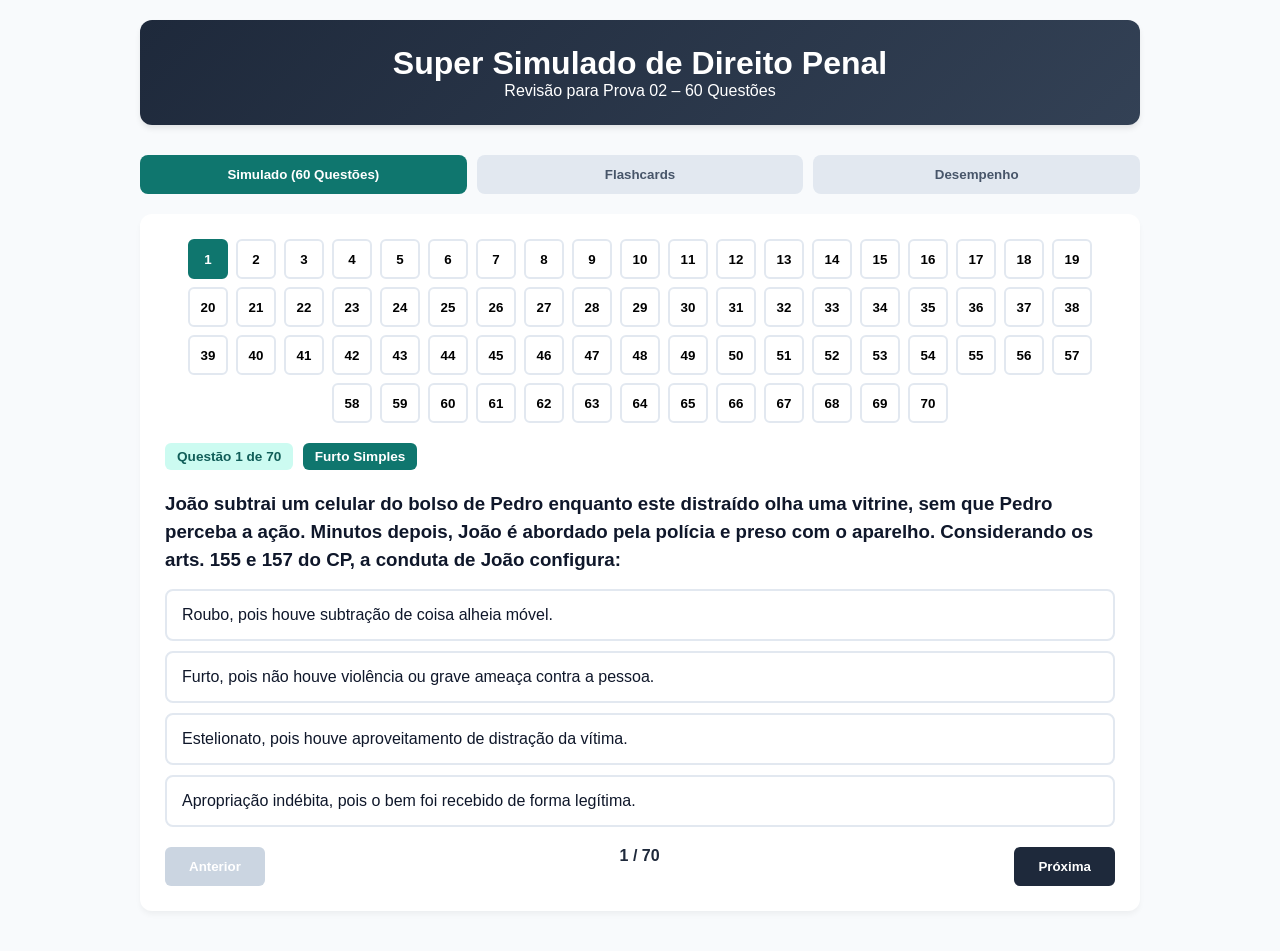
<file: index.html>
<!DOCTYPE html>
<html lang="pt-BR">
<head>
    <meta charset="UTF-8">
    <meta name="viewport" content="width=device-width, initial-scale=1.0">
    <title>Super Simulado de Direito Penal</title>
    <style>
        :root {
            --primary: #1e293b;
            --secondary: #0f766e;
            --success: #16a34a;
            --danger: #dc2626;
            --background: #f8fafc;
            --surface: #ffffff;
            --text: #0f172a;
        }
        * { box-sizing: border-box; margin: 0; padding: 0; font-family: 'Segoe UI', Tahoma, Geneva, Verdana, sans-serif; }
        body { background-color: var(--background); color: var(--text); padding: 20px; }
        .container { max-width: 1000px; margin: 0 auto; }
        header { text-align: center; margin-bottom: 30px; background: linear-gradient(135deg, #1e293b, #334155); color: white; padding: 25px; border-radius: 12px; box-shadow: 0 4px 6px -1px rgba(0,0,0,0.1); }
        .tabs { display: flex; gap: 10px; margin-bottom: 20px; flex-wrap: wrap; }
        .tab-btn { flex: 1; min-width: 140px; padding: 12px; background: #e2e8f0; border: none; border-radius: 8px; font-weight: bold; cursor: pointer; transition: 0.3s; color: #475569; }
        .tab-btn.active { background: var(--secondary); color: white; }
        .panel { background: var(--surface); padding: 25px; border-radius: 12px; box-shadow: 0 4px 6px -1px rgba(0,0,0,0.05); margin-bottom: 20px; display: none; }
        .panel.active { display: block; }
        .stats-grid { display: grid; grid-template-columns: repeat(auto-fit, minmax(200px, 1fr)); gap: 15px; margin-bottom: 20px; }
        .stat-card { background: #f1f5f9; padding: 20px; border-radius: 8px; text-align: center; border-left: 5px solid var(--secondary); }
        .stat-card.correct { border-left-color: var(--success); }
        .stat-card.wrong { border-left-color: var(--danger); }
        .stat-number { font-size: 2rem; font-weight: bold; color: var(--primary); }
        .question-box { margin-bottom: 20px; }
        .badge { background: #ccfbf1; color: #115e59; padding: 6px 12px; border-radius: 6px; font-size: 0.85rem; font-weight: bold; display: inline-block; margin-bottom: 10px; margin-right: 5px; }
        .options-list { display: flex; flex-direction: column; gap: 10px; margin-top: 15px; }
        .option-btn { padding: 15px; border: 2px solid #e2e8f0; border-radius: 8px; background: white; text-align: left; cursor: pointer; font-size: 1rem; transition: 0.2s; color: var(--text); }
        .option-btn:hover { background: #f1f5f9; border-color: #cbd5e1; }
        .option-btn.correct-ans { background: #d1fae5; border-color: var(--success); color: #065f46; font-weight: bold; }
        .option-btn.wrong-ans { background: #fee2e2; border-color: var(--danger); color: #991b1b; }
        .explanation-box { margin-top: 20px; padding: 15px; background: #f0fdf4; border-left: 5px solid var(--success); border-radius: 4px; display: none; line-height: 1.6; }
        .nav-actions { display: flex; justify-content: space-between; margin-top: 20px; }
        .btn { padding: 12px 24px; border: none; border-radius: 6px; font-weight: bold; cursor: pointer; color: white; background: var(--primary); }
        .btn:disabled { background: #cbd5e1; cursor: not-allowed; }
        .flashcard-container { display: flex; flex-direction: column; align-items: center; gap: 20px; }
        .flashcard { width: 100%; max-width: 600px; height: 320px; perspective: 1000px; cursor: pointer; }
        .flashcard-inner { width: 100%; height: 100%; text-align: center; transition: transform 0.6s; transform-style: preserve-3d; position: relative; }
        .flashcard.flipped .flashcard-inner { transform: rotateY(180deg); }
        .card-front, .card-back { position: absolute; width: 100%; height: 100%; backface-visibility: hidden; display: flex; flex-direction: column; align-items: center; justify-content: center; padding: 30px; border-radius: 12px; box-shadow: 0 10px 15px -3px rgba(0,0,0,0.1); font-size: 1.15rem; font-weight: 500; line-height: 1.5; }
        .card-front { background: linear-gradient(135deg, #0f766e, #115e59); color: white; }
        .card-back { background: #ffffff; color: var(--text); transform: rotateY(180deg); border: 3px solid var(--secondary); overflow-y: auto; }
        @media (max-width: 600px) { .tab-btn { min-width: 100%; } }
        #q-selector { display: flex; gap: 8px; flex-wrap: wrap; margin-bottom: 20px; justify-content: center; }
        #q-selector button { width: 40px; height: 40px; border: 2px solid #e2e8f0; border-radius: 6px; background: white; cursor: pointer; font-weight: bold; transition: 0.2s; }
        #q-selector button.active-q { background: var(--secondary); color: white; border-color: var(--secondary); }
        #q-selector button.answered { background: #d1fae5; border-color: var(--success); }
    </style>
</head>
<body>
<div class="container">
    <header>
        <h1>Super Simulado de Direito Penal</h1>
        <p>Revisão para Prova 02 – 60 Questões</p>
    </header>

    <div class="tabs">
        <button class="tab-btn active" onclick="switchTab('quiz')">Simulado (60 Questões)</button>
        <button class="tab-btn" onclick="switchTab('flashcards')">Flashcards</button>
        <button class="tab-btn" onclick="switchTab('stats')">Desempenho</button>
    </div>

    <div id="quiz" class="panel active">
        <div id="quiz-container">
            <div id="q-selector"></div>
            <div class="question-box">
                <span id="q-badge" class="badge">Questão 1 de 60</span>
                <span id="q-topic" class="badge" style="background:#0f766e; color:white;">Tema</span>
                <h3 id="question-text" style="margin-top:10px; line-height:1.5;">Carregando...</h3>
                <div class="options-list" id="options-container"></div>
            </div>
            <div id="explanation" class="explanation-box">
                <strong>Gabarito Comentado:</strong>
                <p id="explanation-text" style="margin-top:5px;"></p>
            </div>
            <div class="nav-actions">
                <button class="btn" id="prev-btn" onclick="changeQuestion(-1)">Anterior</button>
                <span id="q-counter" style="font-weight:bold;color:var(--primary);">1 / 60</span>
                <button class="btn" id="next-btn" onclick="changeQuestion(1)">Próxima</button>
            </div>
        </div>
    </div>

    <div id="flashcards" class="panel">
        <div class="flashcard-container">
            <p style="text-align:center; color:#64748b;">Clique no cartão para ver a resposta.</p>
            <div class="flashcard" onclick="this.classList.toggle('flipped')">
                <div class="flashcard-inner">
                    <div class="card-front">
                        <span class="badge" style="background:rgba(255,255,255,0.2); color:white; margin-bottom:15px;" id="fc-number">Card 1</span>
                        <p id="fc-front">Pergunta</p>
                    </div>
                    <div class="card-back">
                        <strong>Resposta:</strong>
                        <p id="fc-back" style="margin-top:10px; text-align:left; font-size:1rem;"></p>
                    </div>
                </div>
            </div>
            <div class="nav-actions" style="width:100%; max-width:600px;">
                <button class="btn" onclick="changeFlashcard(-1)">Anterior</button>
                <button class="btn" onclick="changeFlashcard(1)">Próximo</button>
            </div>
        </div>
    </div>

    <div id="stats" class="panel">
        <h2>Desempenho</h2>
        <p style="margin-bottom: 20px; color:#64748b;">Estatísticas das suas respostas.</p>
        <div class="stats-grid">
            <div class="stat-card">
                <div class="stat-number" id="st-total">0</div>
                <div>Respondidas</div>
            </div>
            <div class="stat-card correct">
                <div class="stat-number" id="st-correct" style="color:var(--success)">0</div>
                <div>Acertos</div>
            </div>
            <div class="stat-card wrong">
                <div class="stat-number" id="st-wrong" style="color:var(--danger)">0</div>
                <div>Erros</div>
            </div>
            <div class="stat-card">
                <div class="stat-number" id="st-pct">0%</div>
                <div>Aproveitamento</div>
            </div>
        </div>
        <button class="btn" onclick="resetStats()" style="background:var(--danger)">Resetar Estatísticas</button>
    </div>
</div>

<script>
    const questions = [
        {
            topic: "Furto Simples",
            question: "João subtrai um celular do bolso de Pedro enquanto este distraído olha uma vitrine, sem que Pedro perceba a ação. Minutos depois, João é abordado pela polícia e preso com o aparelho. Considerando os arts. 155 e 157 do CP, a conduta de João configura:",
            options: ["Roubo, pois houve subtração de coisa alheia móvel.", "Furto, pois não houve violência ou grave ameaça contra a pessoa.", "Estelionato, pois houve aproveitamento de distração da vítima.", "Apropriação indébita, pois o bem foi recebido de forma legítima."],
            answer: 1,
            explanation: "O furto (Art. 155) consiste na subtração de coisa alheia móvel sem o uso de violência ou grave ameaça contra a pessoa. Já o roubo (Art. 157) exige violência ou grave ameaça como meio de execução. Como João agiu sem violência, o crime é de furto."
        },
        {
            topic: "Furto Privilegiado",
            question: "Maria, primária e sem antecedentes, subtrai um frasco de perfume avaliado em R$ 80,00 de uma loja de departamentos. O juiz, ao sentenciar, verifica que o valor é inferior a 1 salário mínimo. Diante do Art. 155, §2º do CP, o juiz poderá:",
            options: ["Aplicar a pena de reclusão normalmente, sem qualquer benefício.", "Reconhecer o furto privilegiado, podendo reduzir a pena de 1/3 a 2/3, substituir a reclusão por detenção ou aplicar apenas multa.", "Absolver Maria pelo princípio da insignificância obrigatório.", "Reconhecer o furto de uso e extinguir a punibilidade."],
            answer: 1,
            explanation: "O furto privilegiado (Art. 155, §2º) exige primariedade do agente e pequeno valor da coisa (até 1 salário mínimo). O juiz tem discricionariedade para reduzir a pena de 1/3 a 2/3, substituir a reclusão por detenção, ou aplicar apenas multa."
        },
        {
            topic: "Consumação do Roubo",
            question: "Carlos rende uma vítima com uma faca e toma sua bolsa. Corre por duas quadras, mas é preso em flagrante pela polícia ainda com a bolsa. A defesa alega tentativa por não ter havido posse mansa e pacífica. Nos termos da Súmula 582 do STJ:",
            options: ["O roubo consuma-se com a inversão da posse, sendo dispensável a posse mansa e pacífica.", "O roubo é mera tentativa se houve perseguição policial imediata.", "O roubo consuma-se apenas com a venda do bem subtraído.", "O roubo exige que a vítima perca totalmente a capacidade de reação."],
            answer: 0,
            explanation: "Súmula 582 do STJ: Consuma-se o crime de roubo com a inversão da posse do bem mediante violência ou grave ameaça, ainda que por breve tempo e seguida de perseguição imediata. A posse mansa e pacífica é dispensável."
        },
        {
            topic: "Extorsão Mediante Sequestro",
            question: "Bruno sequestra uma empresária e exige R$ 300.000,00 para libertá-la. A polícia localiza o cativeiro e liberta a vítima após 48 horas, antes do pagamento. Considerando o Art. 159 do CP:",
            options: ["O crime não se consumou por falta de recebimento do resgate.", "O crime consumou-se, pois a extorsão mediante sequestro é crime formal e permanente, consumando-se com a privação da liberdade.", "Houve desclassificação para sequestro simples do Art. 148.", "O crime é tentado por ausência de exaurimento."],
            answer: 1,
            explanation: "A extorsão mediante sequestro (Art. 159) é crime formal e permanente. Consuma-se no momento em que a liberdade da vítima é cerceada, independentemente do recebimento do resgate. Pena base: reclusão de 8 a 15 anos."
        },
        {
            topic: "Consumação da Extorsão",
            question: "Sobre o crime de extorsão mediante sequestro, assinale a alternativa correta quanto ao seu momento consumativo:",
            options: ["Crime material: consuma-se apenas com o efetivo recebimento da vantagem indevida.", "Crime formal e permanente: consuma-se com a privação da liberdade da vítima visando ao resgate.", "Crime de mera conduta: consuma-se com a simples exigência do resgate.", "Crime habitual: exige a reiteração da conduta criminosa."],
            answer: 1,
            explanation: "A extorsão mediante sequestro é crime formal (não exige o resultado naturalístico do recebimento do resgate) e permanente (a consumação se protrai no tempo enquanto durar a privação da liberdade)."
        },
        {
            topic: "Estupro",
            question: "Roberto, mediante emprego de arma de fogo, constrange Laura a com ele praticar ato libidinoso diverso da conjunção carnal. Considerando o Art. 213 do CP, analise: I - Ação nuclear é 'constranger alguém' à conjunção carnal ou ato libidinoso. II - Meios são violência ou grave ameaça. III - Crime próprio: sujeito ativo homem e passivo mulher.",
            options: ["Apenas I e II.", "Apenas II e III.", "Todas as assertivas.", "Apenas I."],
            answer: 0,
            explanation: "No estupro (Art. 213), a ação nuclear é 'constranger alguém' à conjunção carnal ou ato libidinoso, mediante violência ou grave ameaça. É crime comum: qualquer pessoa pode ser sujeito ativo ou passivo."
        },
        {
            topic: "Estupro de Vulnerável",
            question: "Lucas, 22 anos, mantém relação sexual consentida com Júlia, 13 anos e 10 meses. Os pais denunciam. Considerando o Art. 217-A e Súmula 593 do STJ:",
            options: ["Lucas deve ser absolvido, pois houve consentimento da vítima.", "Lucas deve ser absolvido se Júlia já tivesse experiência sexual anterior.", "A conduta configura estupro de vulnerável, sendo irrelevante o consentimento ou a experiência sexual anterior.", "O crime é desclassificado para importunação sexual por ausência de violência."],
            answer: 2,
            explanation: "No estupro de vulnerável (Art. 217-A), a vulnerabilidade de menores de 14 anos é absoluta. O consentimento da vítima ou sua experiência sexual anterior são irrelevantes (§5º)."
        },
        {
            topic: "Art. 273 CP",
            question: "Um comerciante vende medicamentos importados sem registro na ANVISA. Considerando o Art. 273 do CP e a posição do STF:",
            options: ["Aplica-se a pena de 10 a 15 anos de reclusão prevista no §1º-B, I.", "O STF declarou inconstitucional a pena do §1º-B, I, repristinando a pena original de 1 a 3 anos.", "O crime exige perigo concreto à saúde, não se configurando sem perícia.", "A conduta é penalmente atípica, cabendo apenas multa administrativa."],
            answer: 1,
            explanation: "Art. 273: crime de perigo abstrato. O STF declarou inconstitucional a pena de 10 a 15 anos do §1º-B, I, repristinando a pena original de 1 a 3 anos de reclusão."
        },
        {
            topic: "Espécies de Falsidade",
            question: "Nos crimes contra a fé pública, um tabelião cria um documento de identidade falso do zero. Outra situação: um contador preenche dados falsos em um formulário verdadeiro. Essas condutas configuram, respectivamente:",
            options: ["Falsidade material e falsidade ideológica.", "Falsidade ideológica e falsidade material.", "Ambas configuram falsidade material.", "Ambas configuram falsidade ideológica."],
            answer: 0,
            explanation: "A falsidade material atinge a estrutura física do documento. A falsidade ideológica ocorre quando o documento é materialmente verdadeiro, mas as informações são falsas."
        },
        {
            topic: "Uso de Documento Falso",
            question: "Durante revista pessoal em abordagem policial, agentes encontram no bolso de Tiago uma CNH falsificada. Tiago não havia exibido o documento voluntariamente. Considerando o Art. 304 do CP:",
            options: ["Tiago responde por uso de documento falso consumado, pois o porte equivale ao uso.", "Tiago responde por tentativa de uso de documento falso.", "O fato é atípico quanto ao uso; Tiago poderá responder pela falsificação anterior se for o autor.", "Tiago responde por falsidade ideológica."],
            answer: 2,
            explanation: "O crime de uso de documento falso (Art. 304) exige conduta ativa de fazer uso. Se o documento é encontrado em busca pessoal forçada, sem exibição voluntária, não há crime de uso."
        },
        {
            topic: "Concurso em Crimes Funcionais",
            question: "Um particular, ciente da condição de funcionário público de seu amigo, ajuda-o a desviar dinheiro público. Considerando o Art. 30 do CP:",
            options: ["O particular não responde pelo crime funcional, pois não é funcionário público.", "A condição de funcionário público é elementar do crime e se comunica ao particular que tinha ciência.", "O particular responde por furto comum, e o funcionário por peculato.", "O crime é atípico para o particular por ausência de tipicidade subjetiva."],
            answer: 1,
            explanation: "Art. 30 do CP: as circunstâncias pessoais não se comunicam, salvo quando elementares do crime. A qualidade de funcionário público é elementar dos crimes funcionais."
        },
        {
            topic: "Modalidades de Peculato",
            question: "Analise: I - Funcionário se apropria de bem que tem a posse em razão do cargo. II - Funcionário, sem ter a posse, subtrai bem valendo-se das facilidades do cargo. III - Funcionário, por negligência, permite que terceiro subtraia bem público.",
            options: ["I - Peculato culposo; II - Peculato-furto; III - Peculato-apropriação.", "I - Peculato-apropriação; II - Peculato-furto; III - Peculato culposo.", "I - Peculato-desvio; II - Peculato-apropriação; III - Peculato-furto.", "I - Peculato-apropriação; II - Peculato culposo; III - Peculato-desvio."],
            answer: 1,
            explanation: "Modalidades: 1) Peculato-apropriação: apropriar-se de bem que tem a posse; 2) Peculato-furto (§1º): subtrair sem ter a posse, valendo-se do cargo; 3) Peculato culposo (§2º): concorrer culposamente para subtração por outrem."
        },
        {
            topic: "Concussão vs Corrupção Passiva",
            question: "Na concussão (Art. 316), o funcionário exige vantagem indevida. Na corrupção passiva (Art. 317), o funcionário solicita, recebe ou aceita promessa. A principal diferença é:",
            options: ["Na concussão há exigência (imposição); na corrupção passiva há solicitação, recebimento ou aceitação de promessa.", "Na concussão o funcionário solicita; na corrupção passiva ele exige.", "Ambos exigem o efetivo recebimento da vantagem para consumação.", "A concussão é crime culposo; a corrupção passiva é dolosa."],
            answer: 0,
            explanation: "Concussão: núcleo 'exigir' - o funcionário impõe a vantagem. Corrupção passiva: núcleos 'solicitar', 'receber' ou 'aceitar promessa'."
        },
        {
            topic: "Corrupção Ativa",
            question: "Um motorista oferece R$ 200,00 a um policial rodoviário para não ser multado. O policial recusa e prende o motorista. Considerando o Art. 333 do CP:",
            options: ["O crime é tentado, pois o policial recusou a oferta.", "O crime de corrupção ativa consumou-se com o oferecimento, independentemente da aceitação.", "O motorista não cometeu crime, pois a oferta não foi aceita.", "O crime é de concussão, pois houve iniciativa do particular."],
            answer: 1,
            explanation: "Corrupção ativa (Art. 333): núcleos 'oferecer' ou 'prometer'. É crime formal, consumando-se no momento em que a oferta chega ao conhecimento do funcionário."
        },
        {
            topic: "Exercício Arbitrário",
            question: "Pedro, cansado de cobrar judicialmente uma dívida de R$ 1.500,00, invade o depósito do devedor e retira bens de valor equivalente, sem violência contra a pessoa. A conduta configura:",
            options: ["Furto qualificado por rompimento de obstáculo.", "Exercício arbitrário das próprias razões (Art. 345), punível mediante queixa.", "Latrocínio, por haver subtração de bens.", "Fato lícito, pois havia pretensão legítima."],
            answer: 1,
            explanation: "Exercício arbitrário (Art. 345): fazer justiça pelas próprias mãos para satisfazer pretensão legítima. Sem violência, ação penal privada (queixa)."
        },
        {
            topic: "Furto Qualificado",
            question: "Agente escala muro, arromba janela e subtrai joias de residência durante a madrugada. Qual a modalidade de furto praticada?",
            options: ["Furto simples (Art. 155, caput).", "Furto qualificado por rompimento de obstáculo (Art. 155, §4º, I).", "Furto privilegiado (§2º).", "Roubo impróprio."],
            answer: 1,
            explanation: "O furto qualificado (Art. 155, §4º, I) ocorre quando há rompimento de obstáculo à subtração da coisa, como escalar muros e arrombar janelas."
        },
        {
            topic: "Furto de Uso",
            question: "Pedro pega o carro do vizinho sem autorização para dar uma volta rápida e devolve ao mesmo local 30 minutos depois, intacto. A jurisprudência entende que:",
            options: ["Configura furto consumado, pois houve subtração.", "Configura furto de uso, que é fato atípico por ausência de animus de apropriação definitiva.", "Configura roubo, pois o carro foi retirado sem consentimento.", "Configura estelionato."],
            answer: 1,
            explanation: "O furto de uso é fato atípico porque falta o elemento subjetivo especial do furto: o ânimo de assenhoreamento definitivo. O agente usa e devolve a coisa."
        },
        {
            topic: "Roubo Majorado",
            question: "Dois agentes, armados com revólver, rendem o vigilante de um banco e subtraem malote de dinheiro. Incide a majorante de:",
            options: ["Concurso de pessoas apenas.", "Emprego de arma apenas.", "Concurso de pessoas e emprego de arma (Art. 157, §2º).", "Nenhuma majorante, é roubo simples."],
            answer: 2,
            explanation: "O roubo é majorado quando há concurso de duas ou mais pessoas e/ou emprego de arma (Art. 157, §2º, I e II)."
        },
        {
            topic: "Latrocínio",
            question: "No latrocínio (Art. 157, §3º), a morte da vítima ocorre durante a subtração. O STF entende que se trata de crime:",
            options: ["Simples (latrocínio é tipo penal autônomo).", "Complexo (roubo + homicídio).", "Qualificado pelo resultado (homicídio é causa de aumento).", "Progressivo."],
            answer: 1,
            explanation: "O latrocínio é crime complexo, formado pela união de roubo + homicídio. O STF considera que o latrocínio é um crime autônomo, e não mera qualificadora do roubo."
        },
        {
            topic: "Latrocínio Tentado",
            question: "No latrocínio tentado, a jurisprudência do STJ (Súmula 610) estabelece que:",
            options: ["Não se admite tentativa em latrocínio.", "É punível a tentativa quando o resultado morte não ocorre, mas há lesão ao patrimônio.", "O latrocínio tentado equipara-se ao roubo majorado.", "Responde por homicídio tentado em concurso com furto."],
            answer: 1,
            explanation: "Súmula 610 STJ: O latrocínio admite tentativa quando o resultado morte não ocorre, mas há efetiva subtração de bens."
        },
        {
            topic: "Extorsão (Art. 158)",
            question: "Jorge envia carta anônima a um comerciante ameaçando incendiar seu estabelecimento caso não lhe pague R$ 5.000,00. O comerciante paga. Jorge cometeu:",
            options: ["Furto qualificado.", "Extorsão (Art. 158), pois constrangeu a vítima mediante ameaça a obter vantagem indevida.", "Roubo, pois houve violência.", "Estelionato, pois houve engano."],
            answer: 1,
            explanation: "Extorsão (Art. 158): constranger alguém, mediante violência ou grave ameaça, a fazer, tolerar que se faça ou deixar de fazer algo, com o fim de obter vantagem indevida."
        },
        {
            topic: "Extorsão Consumação",
            question: "Na extorsão (Art. 158), o momento consumativo ocorre quando:",
            options: ["A vítima sofre a violência ou ameaça.", "O agente recebe a vantagem indevida.", "A vítima realiza o ato exigido, independentemente da obtenção da vantagem.", "O agente inicia os atos executórios."],
            answer: 2,
            explanation: "A extorsão é crime formal: consuma-se quando a vítima, constrangida, realiza o ato exigido. O recebimento da vantagem é mero exaurimento."
        },
        {
            topic: "Estupro - Conjunção Carnal",
            question: "No crime de estupro (Art. 213), a conjunção carnal consuma-se com:",
            options: ["O simples toque nos órgãos genitais.", "A introdução total ou parcial do pênis na vagina.", "A ejaculação.", "O contato físico entre os corpos."],
            answer: 1,
            explanation: "A conjunção carnal consuma-se com a introdução, total ou parcial, do membro viril na cavidade vaginal, independentemente de ejaculação."
        },
        {
            topic: "Estupro de Vulnerável - Presunção",
            question: "A presunção de violência no estupro de vulnerável (Art. 217-A) é:",
            options: ["Relativa (admite prova em contrário).", "Absoluta (não admite prova em contrário).", "Condicionada à comprovação de efetiva violência.", "Inexistente no ordenamento jurídico."],
            answer: 1,
            explanation: "A vulnerabilidade no Art. 217-A é absoluta (jure et de jure), não admitindo prova em contrário. Súmula 593 STJ."
        },
        {
            topic: "Estupro de Vulnerável - Erro",
            question: "Se o agente, por erro plenamente justificável, acredita que a vítima tem mais de 14 anos, a doutrina majoritária entende que:",
            options: ["Responde por estupro de vulnerável independentemente do erro.", "Há erro de tipo essencial, excluindo o dolo.", "Responde por crime culposo.", "Há erro de proibição, excluindo a culpabilidade."],
            answer: 1,
            explanation: "O erro de tipo escusável (Art. 20, CP) sobre a idade da vítima exclui o dolo. Se inevitável, exclui também a culpa; se evitável, responde por crime culposo (mas o Art. 217-A não prevê forma culposa)."
        },
        {
            topic: "Importunação Sexual",
            question: "No transporte lotado, um homem passa a mão nas pernas e nádegas de uma passageira, sem violência ou grave ameaça, para satisfazer sua lascívia. Tipifica-se como:",
            options: ["Estupro (Art. 213).", "Importunação sexual (Art. 215-A).", "Mero fato atípico.", "Contravenção de perturbação da tranquilidade."],
            answer: 1,
            explanation: "Importunação sexual (Art. 215-A): praticar ato libidinoso contra alguém sem sua anuência, sem violência ou grave ameaça, para satisfazer a própria lascívia."
        },
        {
            topic: "Assédio Sexual",
            question: "Chefe exige relações sexuais de sua subordinada, ameaçando demiti-la caso recuse. Tipifica-se como:",
            options: ["Importunação sexual.", "Assédio sexual (Art. 216-A).", "Estupro.", "Constrangimento ilegal."],
            answer: 1,
            explanation: "Assédio sexual (Art. 216-A): constranger alguém com o fim de obter vantagem ou favorecimento sexual, prevalecendo-se de hierarquia ou ascendência."
        },
        {
            topic: "Art. 273 - Modalidade Culposa",
            question: "O Art. 273 admite modalidade culposa? Se sim, para quais condutas?",
            options: ["Não admite modalidade culposa.", "Sim, para todas as condutas do caput.", "Sim, para todas as condutas do §1º, exceto para a falsificação.", "Sim, apenas para a conduta de corromper."],
            answer: 2,
            explanation: "Art. 273, §2º: a modalidade culposa é possível para as condutas do parágrafo anterior, exceto para a falsificação de produtos medicinais."
        },
        {
            topic: "Art. 273 - Consumação",
            question: "O crime do Art. 273 é classificado como:",
            options: ["Crime material, exigindo dano efetivo.", "Crime de perigo abstrato, consumando-se com a mera conduta.", "Crime de perigo concreto, exigindo demonstração de risco.", "Crime formal, exigindo resultado naturalístico."],
            answer: 1,
            explanation: "Art. 273 é crime de perigo abstrato ou presumido: consuma-se com a prática da conduta (falsificar, corromper, alterar), independentemente de efetivo dano ou perigo concreto."
        },
        {
            topic: "Falsificação de Documento Público",
            question: "Falsificar documento público (Art. 297) tem como sujeito ativo:",
            options: ["Apenas funcionário público.", "Qualquer pessoa.", "Apenas particular.", "Apenas servidor público."],
            answer: 1,
            explanation: "O crime de falsificação documental (Art. 297) é crime comum, podendo ser praticado por qualquer pessoa. Se o agente é funcionário público e se vale do cargo, a pena é aumentada (§ único)."
        },
        {
            topic: "Falsificação de Documento Particular",
            question: "A falsificação de documento particular (Art. 298) é crime:",
            options: ["Mais grave que a falsificação de documento público.", "Menos grave, com pena de reclusão de 1 a 5 anos.", "De menor potencial ofensivo.", "Impróprio, exigindo resultado naturalístico."],
            answer: 2,
            explanation: "A falsificação de documento particular (Art. 298) tem pena de reclusão de 1 a 5 anos e multa, sendo considerada crime de menor potencial ofensivo (Lei 9.099/95)."
        },
        {
            topic: "Falsidade Ideológica",
            question: "Contador insere dados falsos em declaração de IR verdadeira. O crime é:",
            options: ["Falsificação de documento público.", "Falsidade ideológica (Art. 299).", "Falsificação de documento particular.", "Estelionato."],
            answer: 1,
            explanation: "Falsidade ideológica (Art. 299): omitir declaração falsa ou inserir informação falsa em documento verdadeiro, com o fim de prejudicar direito ou criar obrigação."
        },
        {
            topic: "Uso de Documento Falso - Consumação",
            question: "O crime de uso de documento falso (Art. 304) consuma-se quando:",
            options: ["O documento é fabricado.", "O agente faz uso efetivo do documento como se verdadeiro fosse.", "O documento é apreendido pela polícia.", "O terceiro sofre prejuízo."],
            answer: 1,
            explanation: "O uso de documento falso consuma-se com a efetiva utilização do documento falsificado como se verdadeiro fosse. É crime formal que não exige resultado naturalístico."
        },
        {
            topic: "Falsificação vs Uso",
            question: "Quem falsifica e depois usa o mesmo documento responde por:",
            options: ["Apenas falsificação.", "Apenas uso.", "Ambos os crimes em concurso material.", "Crime único (o uso é absorvido pela falsificação como exaurimento)."],
            answer: 3,
            explanation: "Aplica-se o princípio da consunção: o uso é absorvido pela falsificação (crime-fim absorve o crime-meio). Responde apenas pela falsificação."
        },
        {
            topic: "Peculato-Apropriação",
            question: "Funcionário público que se apropria de bem público que está sob sua guarda em razão do cargo comete:",
            options: ["Furto qualificado.", "Peculato-apropriação (Art. 312, caput, 1ª figura).", "Peculato-desvio.", "Prevaricação."],
            answer: 1,
            explanation: "Peculato-apropriação: o funcionário se apropria de dinheiro, valor ou qualquer bem móvel, público ou particular, de que tem a posse em razão do cargo."
        },
        {
            topic: "Peculato-Desvio",
            question: "Funcionário desvia verba pública destinada à saúde para pagar salários de outro setor. Comete:",
            options: ["Peculato-apropriação.", "Peculato-desvio (Art. 312, caput, 2ª figura).", "Peculato-furto.", "Ato de improbidade apenas."],
            answer: 1,
            explanation: "Peculato-desvio: dar aos bens públicos destinação diversa da prevista, em proveito próprio ou alheio. Difere da apropriação porque há destinação diversa, não apropriação."
        },
        {
            topic: "Peculato-Furto",
            question: "Técnico de informática de repartição não tem a posse do notebook da chefia, mas aproveita a facilidade de acesso para subtraí-lo. Comete:",
            options: ["Furto qualificado.", "Peculato-furto (Art. 312, §1º).", "Peculato-apropriação.", "Roubo."],
            answer: 1,
            explanation: "Peculato-furto (§1º): quando o funcionário não tem a posse do bem, mas o subtrai valendo-se das facilidades proporcionadas pelo cargo."
        },
        {
            topic: "Peculato Culposo",
            question: "Funcionário deixa a porta do cofre aberta por negligência, permitindo que terceiro subtraia dinheiro. Responde por:",
            options: ["Peculato doloso.", "Peculato culposo (Art. 312, §2º).", "Fato atípico, responde apenas civilmente.", "Furto qualificado."],
            answer: 1,
            explanation: "Peculato culposo (§2º): quando o funcionário concorre culposamente (negligência, imprudência ou imperícia) para que terceiro subtraia o bem."
        },
        {
            topic: "Reparação no Peculato Culposo",
            question: "No peculato culposo, se o funcionário reparar o dano antes da sentença irrecorrível:",
            options: ["Nada ocorre, a pena é aplicada normalmente.", "Extingue-se a punibilidade (Art. 312, §3º).", "A pena é reduzida pela metade.", "A ação penal é renunciada."],
            answer: 1,
            explanation: "Art. 312, §3º: no peculato culposo, a reparação do dano antes da sentença irrecorrível extingue a punibilidade."
        },
        {
            topic: "Concussão",
            question: "Fiscal exige R$ 5.000,00 de contribuinte para não autuá-lo. O contribuinte paga. O crime consumou-se:",
            options: ["Com o pagamento.", "Com a exigência, sendo o pagamento mero exaurimento.", "Apenas como tentativa, se não houve pagamento.", "Não há crime, pois o contribuinte concordou."],
            answer: 1,
            explanation: "Concussão (Art. 316): crime formal que se consuma com a exigência da vantagem indevida, independentemente do recebimento."
        },
        {
            topic: "Corrupção Passiva Privilegiada",
            question: "Funcionário pratica ato de ofício atendendo pedido de terceiro, mas sem receber vantagem. Configura:",
            options: ["Corrupção passiva privilegiada (Art. 317, §2º).", "Prevaricação.", "Concussão.", "Fato atípico."],
            answer: 0,
            explanation: "Corrupção passiva privilegiada (§2º): se o funcionário pratica, deixa de praticar ou retarda ato de ofício, atendendo pedido ou influência de outrem, sem receber vantagem."
        },
        {
            topic: "Corrupção Ativa - Consumação",
            question: "A corrupção ativa (Art. 333) consuma-se:",
            options: ["Quando o funcionário aceita a proposta.", "Quando o particular faz a oferta ou promessa.", "Quando a vantagem é efetivamente entregue.", "Quando o ato de ofício é praticado."],
            answer: 1,
            explanation: "Corrupção ativa é crime formal: consuma-se com o oferecimento ou promessa de vantagem indevida, independentemente de aceitação."
        },
        {
            topic: "Prevaricação",
            question: "Delegado retarda inquérito deliberadamente para beneficiar amigo pessoal. Comete:",
            options: ["Concussão.", "Prevaricação (Art. 319).", "Corrupção passiva.", "Condescendência criminosa."],
            answer: 1,
            explanation: "Prevaricação (Art. 319): retardar ou deixar de praticar ato de ofício, ou praticá-lo contra lei, para satisfazer interesse ou sentimento pessoal."
        },
        {
            topic: "Condescendência Criminosa",
            question: "Chefe de repartição deixa de responsabilizar subordinado que cometeu infração penal no exercício do cargo. Comete:",
            options: ["Prevaricação.", "Condescendência criminosa (Art. 320).", "Corrupção passiva.", "Fato atípico."],
            answer: 1,
            explanation: "Condescendência criminosa (Art. 320): deixar o funcionário, por indulgência, de responsabilizar subordinado que cometeu infração no exercício do cargo."
        },
        {
            topic: "Advocacia Administrativa",
            question: "Funcionário público patrocina interesse privado perante a administração, valendo-se da qualidade de funcionário. Comete:",
            options: ["Corrupção passiva.", "Advocacia administrativa (Art. 321).", "Prevaricação.", "Tráfico de influência."],
            answer: 1,
            explanation: "Advocacia administrativa (Art. 321): patrocinar, direta ou indiretamente, interesse privado perante a administração pública, valendo-se da qualidade de funcionário."
        },
        {
            topic: "Exercício Arbitrário - Violência",
            question: "Se no exercício arbitrário das próprias razões houver emprego de violência física, a ação penal será:",
            options: ["Privada (queixa).", "Pública incondicionada.", "Pública condicionada à representação.", "Privada subsidiária da pública."],
            answer: 1,
            explanation: "Art. 345, parágrafo único: se há emprego de violência física, a ação penal é pública incondicionada. Sem violência, é privada (queixa)."
        },
        {
            topic: "Falso Testemunho",
            question: "Testemunha que mente em juízo sobre fato juridicamente relevante comete:",
            options: ["Falso testemunho (Art. 342).", "Falsa perícia.", "Denunciação caluniosa.", "Fraude processual."],
            answer: 0,
            explanation: "Falso testemunho (Art. 342): fazer afirmação falsa, negar ou calar a verdade como testemunha, perito, tradutor ou intérprete em processo judicial ou administrativo."
        },
        {
            topic: "Retratação no Falso Testemunho",
            question: "O falso testemunho admite retratação. A retratação antes da sentença:",
            options: ["Não tem qualquer efeito.", "Extingue a punibilidade.", "Aumenta a pena.", "Transforma o crime em culposo."],
            answer: 1,
            explanation: "Art. 342, §2º: o falso testemunho admite retratação antes da sentença no processo em que ocorreu, caso em que o fato deixa de ser punível."
        },
        {
            topic: "Denunciação Caluniosa",
            question: "Atribuir falsamente a alguém a prática de crime perante autoridade policial configura:",
            options: ["Falso testemunho.", "Denunciação caluniosa (Art. 339).", "Comunicação falsa de crime.", "Calúnia."],
            answer: 1,
            explanation: "Denunciação caluniosa (Art. 339): dar causa a investigação policial ou processual contra alguém, imputando-lhe crime de que o sabe inocente."
        },
        {
            topic: "Comunicação Falsa de Crime",
            question: "Quem comunica à polícia um crime que sabe inexistente comete:",
            options: ["Denunciação caluniosa.", "Comunicação falsa de crime (Art. 340).", "Falso testemunho.", "Calúnia."],
            answer: 1,
            explanation: "Comunicação falsa de crime (Art. 340): provocar a autoridade policial, comunicando a ocorrência de crime que sabe não ter ocorrido."
        },
        {
            topic: "Furto Noturno",
            question: "O furto praticado durante o repouso noturno (Art. 155, §1º) é:",
            options: ["Circunstância que aumenta a pena de 1/3.", "Qualificadora do furto.", "Circunstância que diminui a pena.", "Majorante independente do local."],
            answer: 0,
            explanation: "Art. 155, §1º: se o furto é praticado durante o repouso noturno, a pena é aumentada de 1/3. É causa de aumento, não qualificadora."
        },
        {
            topic: "Furto Qualificado - Destreza",
            question: "Batedor de carteiras que subtrai objetos sem que a vítima perceba, usando habilidade manual, comete furto qualificado por:",
            options: ["Rompimento de obstáculo.", "Destreza (Art. 155, §4º, II).", "Abuso de confiança.", "Escalada."],
            answer: 1,
            explanation: "Furto qualificado por destreza (§4º, II): quando o agente usa habilidade manual especial para subtrair a coisa sem que a vítima perceba."
        },
        {
            topic: "Estupro - Violência Presumida",
            question: "Antes da reforma de 2009, a presunção de violência no estupro de menores era:",
            options: ["Absoluta para menores de 14 anos.", "Relativa para todas as idades.", "Inexistente.", "Apenas para menores de 12 anos."],
            answer: 0,
            explanation: "Antes da Lei 12.015/2009, o Art. 224 criava presunção de violência para menores de 14 anos. O STF e STJ pacificaram ser presunção relativa, mas a lei nova (217-A) tornou absoluta."
        },
        {
            topic: "Ação Penal no Estupro",
            question: "O estupro (Art. 213) e o estupro de vulnerável (Art. 217-A) são processados mediante:",
            options: ["Ação penal privada.", "Ação penal pública incondicionada.", "Ação penal pública condicionada à representação.", "Ação penal privada subsidiária."],
            answer: 1,
            explanation: "Com a Lei 13.718/2018, todos os crimes sexuais contra vulneráveis e o estupro passaram a ser de ação penal pública incondicionada."
        },
        {
            topic: "Crime de Perigo Abstrato",
            question: "O crime de perigo abstrato se caracteriza por:",
            options: ["Exigir comprovação de efetivo perigo de dano.", "Presumir o perigo pela mera realização da conduta.", "Exigir dano concreto.", "Ser sempre culposo."],
            answer: 1,
            explanation: "No crime de perigo abstrato, o perigo é presumido pela lei. Basta a prática da conduta para que o crime se consume, independentemente de demonstração de perigo concreto. Ex: Art. 273."
        },
        {
            topic: "Roubo Impróprio",
            question: "Agente subtrai o bem sem violência, mas para assegurar a posse agride a vítima. Configura:",
            options: ["Furto qualificado.", "Roubo impróprio (Art. 157, §1º).", "Latrocínio.", "Extorsão."],
            answer: 1,
            explanation: "Roubo impróprio (§1º): se após a subtração, o agente emprega violência ou grave ameaça para assegurar a posse ou impunidade. A violência é posterior à subtração."
        },
        {
            topic: "Crime de Perigo Concreto",
            question: "Diferentemente do perigo abstrato, no crime de perigo concreto:",
            options: ["O perigo é presumido.", "Exige-se a comprovação efetiva de situação de perigo.", "Não se admite prova em contrário.", "A consumação independe de resultado."],
            answer: 1,
            explanation: "No crime de perigo concreto, o perigo deve ser efetivamente demonstrado (ex: incêndio, Art. 250). Exige-se comprovação de que a situação de perigo realmente existiu."
        },
        {
            topic: "Desistência Voluntária",
            question: "Agente inicia a subtração de um bem, mas desiste voluntariamente e abandona o objeto antes de sair do local. Configura:",
            options: ["Furto tentado.", "Desistência voluntária (Art. 15), respondendo apenas pelos atos já praticados.", "Furto consumado, pois já tocou no bem.", "Arrependimento posterior."],
            answer: 1,
            explanation: "Desistência voluntária (Art. 15): o agente desiste voluntariamente de prosseguir na execução. Responde apenas pelos atos já praticados (se já constituem crime por si)."
        },
        {
            topic: "Arrependimento Eficaz",
            question: "Agente já consumou o furto, mas voluntariamente devolve o bem à vítima antes de qualquer ação policial. Configura:",
            options: ["Desistência voluntária.", "Arrependimento posterior (Art. 16), causa de redução de pena.", "Furto consumado sem benefício.", "Extinção da punibilidade."],
            answer: 1,
            explanation: "Arrependimento posterior (Art. 16): nos crimes sem violência ou grave ameaça, a reparação do dano até o recebimento da denúncia reduz a pena de 1/3 a 2/3."
        },
        {
            topic: "Crime Impossível",
            question: "Agente tenta furtar um cofre, mas desconhece que ele está totalmente vazio. Configura:",
            options: ["Furto tentado.", "Crime impossível (Art. 17) por absoluta impropriedade do objeto.", "Desistência voluntária.", "Furto consumado."],
            answer: 1,
            explanation: "Crime impossível (Art. 17): pela absoluta impropriedade do objeto ou ineficácia do meio, é impossível consumar o crime. Não se pune a tentativa."
        },
        {
            topic: "Concurso de Crimes",
            question: "Agente, mediante uma só ação, subtrai pertences de duas vítimas diferentes. Configura:",
            options: ["Concurso material.", "Concurso formal (Art. 70).", "Crime continuado.", "Crime único."],
            answer: 1,
            explanation: "Concurso formal (Art. 70): uma só ação produz dois ou mais resultados. Aplica-se a pena mais grave aumentada de 1/6 a 1/2."
        },
        {
            topic: "Crime Continuado",
            question: "Agente furta 10 lojas diferentes no mesmo bairro, com o mesmo modus operandi, durante uma semana. Configura:",
            options: ["Concurso material.", "Crime continuado (Art. 71).", "Concurso formal.", "Crime único."],
            answer: 1,
            explanation: "Crime continuado (Art. 71): pela mesma condição de tempo, lugar, modo de execução e habitualidade, os crimes subsequentes são considerados um só, com pena aumentada."
        },
        {
            topic: "Suspensão Condicional da Pena",
            question: "Condenado a 2 anos de reclusão por furto privilegiado, primário e sem antecedentes, poderá obter:",
            options: ["Indulto.", "Sursis (suspensão condicional da pena - Art. 77).", "Livramento condicional.", "Perdão judicial."],
            answer: 1,
            explanation: "Sursis (Art. 77): suspensão condicional da pena para condenados a pena não superior a 2 anos, desde que primários e sem antecedentes."
        },
        {
            topic: "Substituição da Pena",
            question: "Condenado a 1 ano e 6 meses por furto privilegiado, não reincidente, poderá ter a pena privativa de liberdade substituída por:",
            options: ["Pena restritiva de direitos (Art. 44).", "Pena de multa apenas.", "Sursis.", "Perdão judicial."],
            answer: 0,
            explanation: "Art. 44: a pena privativa de liberdade inferior a 4 anos pode ser substituída por restritiva de direitos (prestação de serviços, limitação de fim de semana, etc.) se o réu não for reincidente."
        },
        {
            topic: "Circunstâncias Judiciais",
            question: "No furto privilegiado, se as circunstâncias judiciais do Art. 59 são favoráveis, o juiz pode:",
            options: ["Aplicar apenas a pena de multa (Art. 155, §2º).", "Aumentar a pena em dobro.", "Converter em detenção perpétua.", "Absolver o réu."],
            answer: 0,
            explanation: "Art. 155, §2º: o juiz pode substituir a pena de reclusão por detenção, reduzi-la de 1/3 a 2/3, ou aplicar apenas a pena de multa."
        },
        {
            topic: "Princípio da Insignificância",
            question: "O STF admite o princípio da insignificância para furto quando: I - Mínima ofensividade; II - Ausência de periculosidade; III - Reduzido grau de reprovabilidade; IV - Inexpressividade da lesão. Isso exige:",
            options: ["Apenas um requisito.", "Preenchimento cumulativo dos 4 vetores.", "Preenchimento alternativo dos vetores.", "Apenas o valor do bem."],
            answer: 1,
            explanation: "O STF exige o preenchimento cumulativo dos 4 vetores para aplicação do princípio da insignificância. Além disso, o furto privilegiado (§2º) já contempla o pequeno valor."
        },
        {
            topic: "Concurso de Agentes no Furto",
            question: "No furto qualificado pelo concurso de agentes (Art. 155, §4º, IV), exige-se:",
            options: ["Apenas duas ou mais pessoas.", "Duas ou mais pessoas em liame subjetivo.", "Organização criminosa.", "Chefia e subordinação."],
            answer: 1,
            explanation: "Furto qualificado por concurso de agentes (§4º, IV): exige duas ou mais pessoas em concurso (liame subjetivo entre elas), não bastando a mera presença de múltiplos agentes."
        },
        {
            topic: "Extorsão - Distinção",
            question: "Diferença entre extorsão (Art. 158) e roubo (Art. 157):",
            options: ["Na extorsão a vítima entrega o bem; no roubo o agente toma.", "No roubo a vítima entrega; na extorsão o agente toma.", "Ambos são idênticos.", "Extorsão exige arma."],
            answer: 0,
            explanation: "No roubo, o agente subtrai (toma) o bem. Na extorsão, o agente constrange a vítima a entregar, fazer ou tolerar algo. A vítima atua como instrumento do crime."
        },
        {
            topic: "Estupro - Sujeito Ativo",
            question: "Quanto ao sujeito ativo do estupro (Art. 213), é correto afirmar que:",
            options: ["Só pode ser homem.", "Só pode ser mulher.", "Qualquer pessoa pode ser sujeito ativo (crime comum).", "Apenascônjuge ou companheiro."],
            answer: 2,
            explanation: "Estupro é crime comum: qualquer pessoa (homem ou mulher) pode ser sujeito ativo, e qualquer pessoa pode ser vítima."
        },
        {
            topic: "Ato Libidinoso",
            question: "Para caracterização do estupro, o ato libidinoso diverso da conjunção carnal:",
            options: ["Precisa ser necessariamente com penetração.", "Pode ser qualquer ato com intuito libidinoso (toques, beijos, etc.).", "Exige contato genital.", "Só se configura com violência real."],
            answer: 1,
            explanation: "Ato libidinoso é gênero que abrange qualquer ato destinado a satisfazer a libido, incluindo toques íntimos, beijos lascivos, etc., não exigindo penetração."
        }
    ];

    const flashcards = [
        { q: "1) Diferença entre furto (art. 155) e roubo (art. 157)?", a: "Furto: subtração SEM violência ou grave ameaça. Roubo: subtração MEDIANTE violência ou grave ameaça." },
        { q: "2) Furto privilegiado (Art. 155, §2º)?", a: "Agente PRIMÁRIO + coisa de PEQUENO VALOR (≤ 1 salário mínimo). Juiz pode reduzir pena de 1/3 a 2/3, substituir reclusão por detenção, ou aplicar só multa." },
        { q: "3) Momento consumativo do roubo?", a: "Inversão da POSSE (Súmula 582 STJ). Dispensável posse mansa e pacífica." },
        { q: "4) Extorsão mediante sequestro (Art. 159)?", a: "Sequestrar pessoa para obter vantagem como condição do resgate. Pena: 8 a 15 anos. Crime FORMAL e PERMANENTE." },
        { q: "5) Consumação da extorsão mediante sequestro?", a: "Consuma-se com a PRIVAÇÃO DA LIBERDADE visando resgate. Não exige recebimento." },
        { q: "6) Estupro (Art. 213)?", a: "Constranger alguém à conjunção carnal ou ato libidinoso, mediante violência ou grave ameaça. Crime comum." },
        { q: "7) Estupro de Vulnerável (Art. 217-A)?", a: "Ter conjunção carnal ou ato libidinoso com menor de 14 anos, enfermo/deficiente ou quem não pode resistir. Consentimento é IRRELEVANTE (§5º). Súmula 593 STJ." },
        { q: "8) Art. 273 CP?", a: "Crime de perigo abstrato. Pena do §1º-B, I (sem registro): STF declarou inconstitucional 10-15 anos, repristinou 1-3 anos. Modalidade culposa possível (§2º), exceto falsificar." },
        { q: "9) Espécies de falsidade?", a: "1) Material: documento forjado. 2) Ideológica: conteúdo falso em documento verdadeiro. 3) Pessoal: falsa identidade." },
        { q: "10) Uso de Documento Falso (Art. 304)?", a: "Exige conduta ATIVA de exibir. Apreensão em busca pessoal não configura uso." },
        { q: "11) Concurso em crimes funcionais?", a: "Sim. Condição de funcionário é elementar (Art. 30 CP), comunica-se ao particular ciente." },
        { q: "12) Modalidades de peculato?", a: "1) Apropriação: tem a posse e se apropria. 2) Desvio: dá destinação diversa. 3) Furto (§1º): subtrai sem posse, valendo-se do cargo. 4) Culposo (§2º): negligencia." },
        { q: "13) Concussão vs Corrupção Passiva?", a: "Concussão: funcionário EXIGE. Corrupção passiva: SOLICITA, RECEBE ou ACEITA PROMESSA." },
        { q: "14) Corrupção Ativa (Art. 333)?", a: "Oferecer ou prometer vantagem a funcionário. Crime formal: consuma-se com a oferta, independente de aceitação." },
        { q: "15) Exercício Arbitrário (Art. 345)?", a: "Fazer justiça pelas próprias mãos. Sem violência: ação privada. Com violência: ação pública." },
        { q: "16) Furto qualificado (Art. 155, §4º)?", a: "Incide quando há rompimento de obstáculo, destreza, abuso de confiança, concurso de pessoas, etc." },
        { q: "17) Furto de uso?", a: "Fato atípico. Falta ânimo de apropriação definitiva. Agente usa e devolve." },
        { q: "18) Latrocínio?", a: "Crime complexo (roubo + homicídio). Art. 157, §3º. Súmula 610 STJ: admite tentativa." },
        { q: "19) Extorsão (Art. 158)?", a: "Constranger mediante violência ou ameaça a fazer algo para obter vantagem. Crime formal." },
        { q: "20) Importunação Sexual (Art. 215-A)?", a: "Ato libidinoso sem violência/ameaça, contra alguém sem anuência, para satisfazer lascívia." },
        { q: "21) Assédio Sexual (Art. 216-A)?", a: "Constranger com fim de obter vantagem sexual, prevalecendo-se de hierarquia." },
        { q: "22) Prevaricação (Art. 319)?", a: "Retardar ou deixar de praticar ato de ofício para satisfazer interesse pessoal." },
        { q: "23) Peculato culposo - reparação do dano?", a: "Art. 312, §3º: reparação antes da sentença extingue a punibilidade." },
        { q: "24) Corrupção passiva privilegiada?", a: "Praticar ato atendendo pedido, sem receber vantagem (Art. 317, §2º)." },
        { q: "25) Condescendência Criminosa (Art. 320)?", a: "Deixar de responsabilizar subordinado por indulgência." },
        { q: "26) Ação penal nos crimes sexuais?", a: "Pública incondicionada (Lei 13.718/2018)." },
        { q: "27) Falso Testemunho (Art. 342)?", a: "Mentir em juízo. Admite retratação (§2º): extingue punibilidade se antes da sentença." },
        { q: "28) Denunciação Caluniosa (Art. 339)?", a: "Atribuir falsamente crime a alguém, sabendo-o inocente." },
        { q: "29) Crime impossível (Art. 17)?", a: "Absoluta impropriedade do objeto ou ineficácia do meio. Não se pune." },
        { q: "30) Desistência voluntária (Art. 15)?", a: "Agente desiste voluntariamente. Responde só pelos atos já praticados." }
    ];

    let currentQuizIndex = 0;
    let currentFlashcardIndex = 0;
    let userProgress = JSON.parse(localStorage.getItem('penal_super_stats')) || {
        total: 0, correct: 0, wrong: 0, answeredQuestions: {}
    };

    function buildSelector() {
        const container = document.getElementById("q-selector");
        container.innerHTML = "";
        for (let i = 0; i < questions.length; i++) {
            const btn = document.createElement("button");
            btn.innerText = i + 1;
            btn.onclick = () => { currentQuizIndex = i; loadQuestion(); };
            btn.id = "q-sel-" + i;
            container.appendChild(btn);
        }
    }

    function updateSelector() {
        for (let i = 0; i < questions.length; i++) {
            const btn = document.getElementById("q-sel-" + i);
            btn.className = i === currentQuizIndex ? "active-q" : "";
            if (userProgress.answeredQuestions[i] !== undefined) btn.classList.add("answered");
        }
    }

    function switchTab(tabId) {
        document.querySelectorAll('.panel').forEach(p => p.classList.remove('active'));
        document.querySelectorAll('.tab-btn').forEach(b => b.classList.remove('active'));
        document.getElementById(tabId).classList.add('active');
        if (event && event.currentTarget) event.currentTarget.classList.add('active');
        if (tabId === 'stats') renderStats();
    }

    function loadQuestion() {
        const q = questions[currentQuizIndex];
        document.getElementById("q-badge").innerText = `Questão ${currentQuizIndex + 1} de ${questions.length}`;
        document.getElementById("q-topic").innerText = q.topic;
        document.getElementById("question-text").innerText = q.question;
        document.getElementById("q-counter").innerText = `${currentQuizIndex + 1} / ${questions.length}`;

        const opts = document.getElementById("options-container");
        opts.innerHTML = "";

        const isAnswered = userProgress.answeredQuestions[currentQuizIndex] !== undefined;
        const savedAnswer = userProgress.answeredQuestions[currentQuizIndex];

        q.options.forEach((opt, idx) => {
            const btn = document.createElement("button");
            btn.className = "option-btn";
            btn.innerText = opt;
            btn.onclick = () => selectOption(idx);
            if (isAnswered) {
                btn.disabled = true;
                if (idx === q.answer) btn.classList.add("correct-ans");
                if (idx === savedAnswer && savedAnswer !== q.answer) btn.classList.add("wrong-ans");
            }
            opts.appendChild(btn);
        });

        const expBox = document.getElementById("explanation");
        if (isAnswered) {
            document.getElementById("explanation-text").innerText = q.explanation;
            expBox.style.display = "block";
        } else {
            expBox.style.display = "none";
        }

        document.getElementById("prev-btn").disabled = currentQuizIndex === 0;
        document.getElementById("next-btn").disabled = currentQuizIndex === questions.length - 1;
        updateSelector();
    }

    function selectOption(selectedIndex) {
        const q = questions[currentQuizIndex];
        if (userProgress.answeredQuestions[currentQuizIndex] !== undefined) return;

        userProgress.answeredQuestions[currentQuizIndex] = selectedIndex;
        userProgress.total++;
        if (selectedIndex === q.answer) userProgress.correct++;
        else userProgress.wrong++;

        localStorage.setItem('penal_super_stats', JSON.stringify(userProgress));
        loadQuestion();
    }

    function changeQuestion(direction) {
        currentQuizIndex += direction;
        if (currentQuizIndex < 0) currentQuizIndex = 0;
        if (currentQuizIndex >= questions.length) currentQuizIndex = questions.length - 1;
        loadQuestion();
    }

    function loadFlashcard() {
        const fc = flashcards[currentFlashcardIndex];
        document.querySelector('.flashcard')?.classList.remove('flipped');
        document.getElementById("fc-number").innerText = `Card ${currentFlashcardIndex + 1} de ${flashcards.length}`;
        setTimeout(() => {
            document.getElementById("fc-front").innerText = fc.q;
            document.getElementById("fc-back").innerText = fc.a;
        }, 150);
    }

    function changeFlashcard(direction) {
        currentFlashcardIndex += direction;
        if (currentFlashcardIndex < 0) currentFlashcardIndex = flashcards.length - 1;
        if (currentFlashcardIndex >= flashcards.length) currentFlashcardIndex = 0;
        loadFlashcard();
    }

    function renderStats() {
        document.getElementById("st-total").innerText = userProgress.total;
        document.getElementById("st-correct").innerText = userProgress.correct;
        document.getElementById("st-wrong").innerText = userProgress.wrong;
        const pct = userProgress.total > 0 ? Math.round((userProgress.correct / userProgress.total) * 100) : 0;
        document.getElementById("st-pct").innerText = `${pct}%`;
    }

    function resetStats() {
        if (confirm("Deseja zerar seu histórico?")) {
            userProgress = { total: 0, correct: 0, wrong: 0, answeredQuestions: {} };
            localStorage.setItem('penal_super_stats', JSON.stringify(userProgress));
            currentQuizIndex = 0;
            loadQuestion();
            renderStats();
        }
    }

    document.addEventListener('DOMContentLoaded', () => {
        document.querySelectorAll('.tab-btn')[0]?.classList.add('active');
    });

    buildSelector();
    loadQuestion();
    loadFlashcard();
</script>
</body>
</html>
</file>
